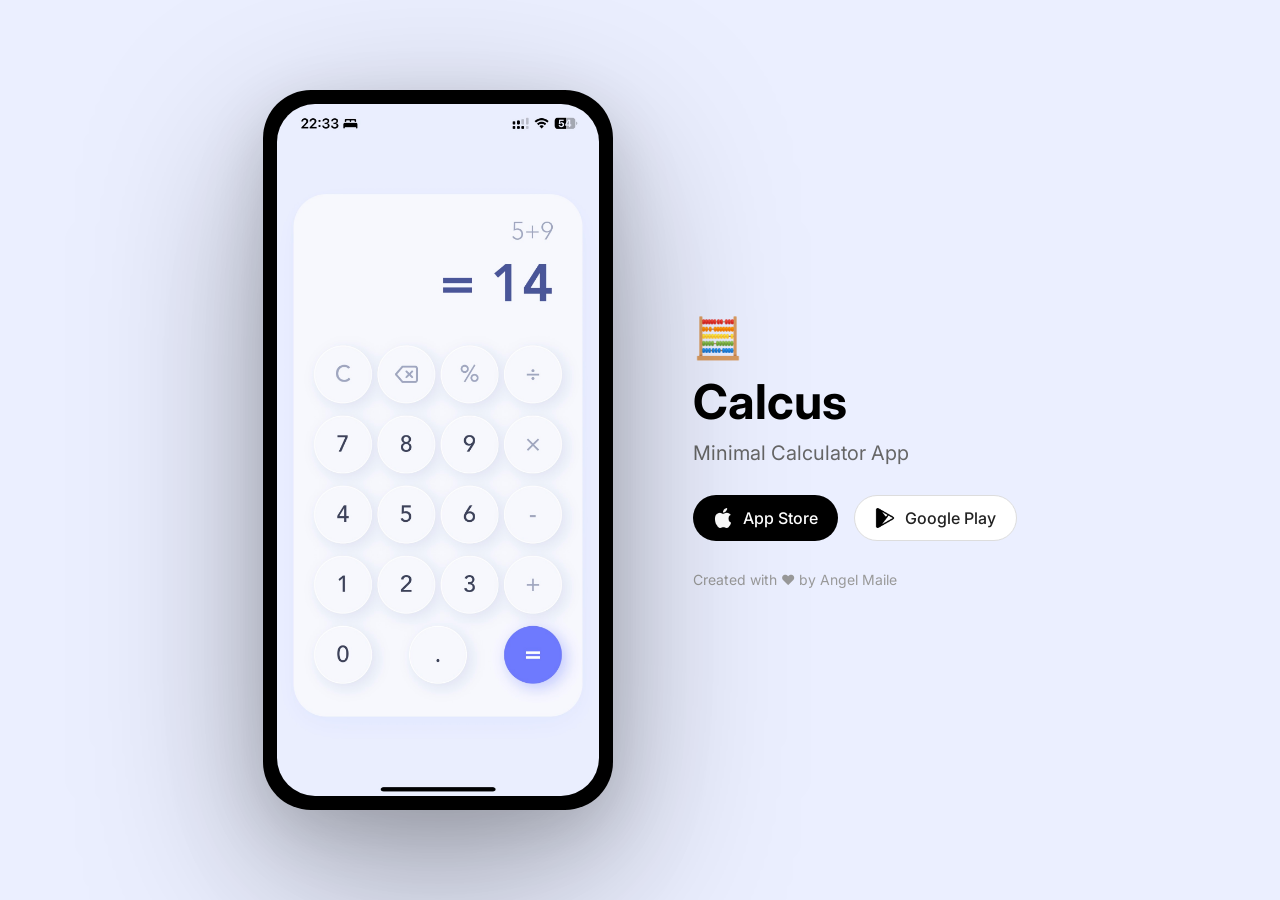
<file: calcus.html>
<!DOCTYPE html>
<html lang="en">
<head>
    <meta charset="UTF-8" />
    <meta name="viewport" content="width=device-width, initial-scale=1.0" />
    <title>Your App Name</title>
    <link rel="stylesheet" href="calcus.css" />
</head>

<body>
    <div class="container">

        <!-- PHONE MOCKUP SECTION -->
        <div class="phone-wrapper">
            <div class="phone">
                <!-- Replace this with your own image -->
                <img src="calcus.png" alt="App Screenshot" class="phone-image">
            </div>
        </div>

        <!-- TEXT SECTION -->
        <div class="text-section">
            <div class="logo-icon">🧮</div>
            <h1 class="title">Calcus</h1>
            <p class="subtitle">Minimal Calculator App</p>

            <div class="buttons">
                <a href="#" class="store-btn black">
                    <img src="apple.png" alt="">
                    App Store
                </a>
                <a href="#" class="store-btn white">
                    <img src="google.png" alt="">
                    Google Play
                </a>
            </div>

            <p class="footer">Created with ❤️ by Angel Maile</p>
        </div>

    </div>
</body>
</html>
</file>
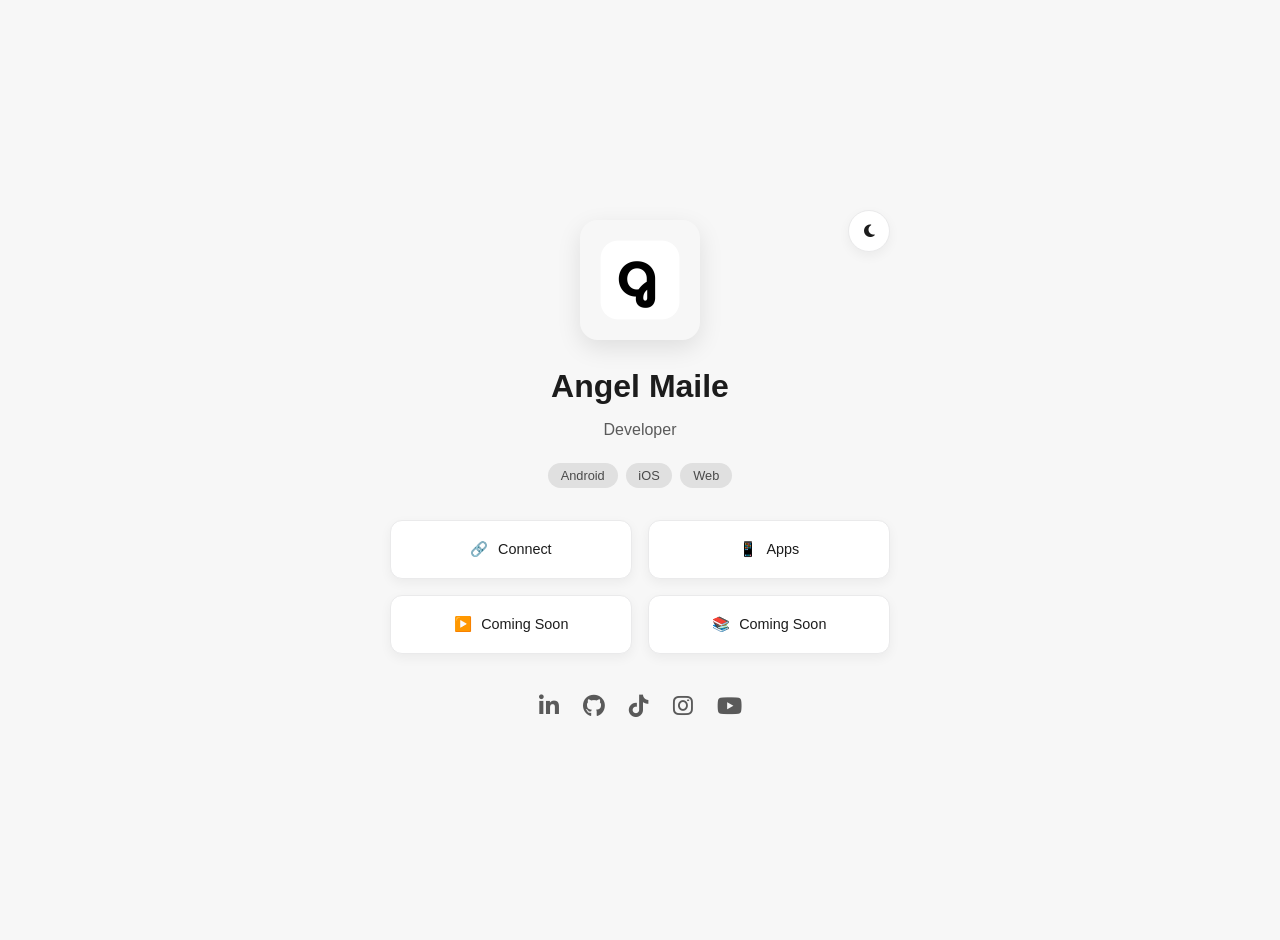
<file: home.html>
<!DOCTYPE html>
<html lang="en">
  <head>
    <meta charset="UTF-8" />
    <meta name="viewport" content="width=device-width, initial-scale=1.0" />
    <title>Angel Maile - Web & App Developer</title>

    <link rel="stylesheet" href="home.css" />
    <link
      rel="stylesheet"
      href="https://cdnjs.cloudflare.com/ajax/libs/font-awesome/6.5.1/css/all.min.css"
    />

    <link rel="icon" type="image/png" href="webIcon.png" />
    <link rel="shortcut icon" href="webIcon.png" type="image/x-icon" />
  </head>
  <body>
    <main class="container">
      <!-- Dark Mode Toggle -->
      <div class="theme-toggle" id="theme-toggle">
        <i class="fas fa-moon"></i>
        <i class="fas fa-sun"></i>
      </div>

      <!-- Header -->
      <header class="profile-header">
        <img src="logoLight.png" alt="Angel Maile Logo" class="profile-logo" />
        <h1>Angel Maile</h1>
        <p>Developer</p>
        <div class="tags">
          <span>Android</span>
          <span>iOS</span>
          <span>Web</span>
        </div>
      </header>

      <!-- Links -->
      <section class="links single-row">
        <!-- Connect -->
        <div class="link-card-wrapper">
          <a href="#" class="link-card">
            <span class="emoji">🔗</span>
            <span>Connect</span>
          </a>

          <div class="dropdown-menu">
            <a href="https://www.linkedin.com/in/angelmaile/" class="dropdown-item">LinkedIn</a>
            <a href="https://instagram.com/angelmailee" class="dropdown-item">Instagram</a>
            <a href="https://www.tiktok.com/@angelmaile" class="dropdown-item">TikTok</a>
            <a href="https://www.youtube.com/@anglmaile" class="dropdown-item">YouTube</a>
            <a href="mailto:info@angelmaile.com" class="dropdown-item">Email</a>
          </div>
        </div>

        <!-- Apps -->
        <div class="link-card-wrapper">
          <a href="#" class="link-card">
            <span class="emoji">📱</span>
            <span>Apps</span>
          </a>

          <div class="dropdown-menu apps-dropdown">
            <a href="calcus.html" class="app-card">
              <span class="app-title">Calcus:</span>
              <span class="app-subtitle">A calculator app</span>
            </a>
          </div>
        </div>

        <!-- YouTube -->
        <a href="https://www.youtube.com/@anglmaile" class="link-card">
          <span class="emoji">▶️</span>
          <span>Coming Soon</span>
        </a>

        <!-- Course -->
        <a href="#" class="link-card">
          <span class="emoji">📚</span>
          <span>Coming Soon</span>
        </a>
      </section>

      <!-- Footer -->
      <footer class="footer-links">
        <a href="https://www.linkedin.com/in/angelmaile/" aria-label="LinkedIn"
          ><i class="fab fa-linkedin-in"></i
        ></a>
        <a href="https://github.com/AngelMaile" aria-label="GitHub"
          ><i class="fab fa-github"></i
        ></a>
        <a href="https://www.tiktok.com/@angelmaile" aria-label="TikTok"
          ><i class="fab fa-tiktok"></i
        ></a>
        <a href="https://www.instagram.com/angelmailee/" aria-label="Instagram"
          ><i class="fab fa-instagram"></i
        ></a>
        <a href="https://www.youtube.com/@anglmaile" aria-label="YouTube"
          ><i class="fab fa-youtube"></i
        ></a>
      </footer>
    </main>

    <script src="home.js"></script>
  </body>
</html>
</file>
<file: calcus.css>
@import url('https://fonts.googleapis.com/css2?family=Inter:wght@300;400;600;700&display=swap');

* {
    margin: 0;
    padding: 0;
    box-sizing: border-box;
    font-family: "Inter", sans-serif;
}

body {
    background: #ebefff;
    display: flex;
    justify-content: center;
    align-items: center;
    min-height: 100vh;
    padding: 40px;
}

.container {
    display: flex;
    align-items: center;
    gap: 80px;
    max-width: 1300px;
}

/* PHONE MOCKUP (FIXED) */
.phone-wrapper {
    display: flex;
    justify-content: center;
    align-items: center;
    filter: drop-shadow(0 60px 90px rgba(0, 0, 0, 0.30))
            drop-shadow(0 20px 30px rgba(0, 0, 0, 0.15));
}



.phone {
    width: 350px;                 /* wider & more realistic */
    height: 720px;                /* taller = like modern phones */
    background: #000;
    border-radius: 48px;          /* smoother curve like your screenshot */
    padding: 14px;                /* even bezel */
    overflow: hidden;
    display: flex;
    justify-content: center;
    align-items: center;
}

.phone-image {
    width: 100%;
    height: 100%;
    object-fit: cover;            /* your screenshot fills correctly */
    border-radius: 38px;          /* matches inner screen radius */
}


/* RIGHT SIDE TEXT */
.text-section {
    max-width: 420px;
}

.logo-icon {
    font-size: 40px;
    margin-bottom: 10px;
}

.title {
    font-size: 48px;
    font-weight: 700;
}

.subtitle {
    margin-top: 10px;
    font-size: 20px;
    color: #666;
}

.buttons {
    display: flex;
    gap: 16px;
    margin: 30px 0;
}

.store-btn {
    display: flex;
    align-items: center;
    gap: 10px;
    padding: 12px 20px;
    border-radius: 30px;
    text-decoration: none;
    font-weight: 500;
    transition: 0.2s;
    font-size: 16px;
}

.store-btn img {
    height: 20px;
}

.store-btn.black {
    background: #000;
    color: white;
}

.store-btn.white {
    background: white;
    border: 1px solid #ddd;
    color: #222;
}

.store-btn:hover {
    transform: scale(1.03);
}

.footer {
    margin-top: 10px;
    color: #999;
    font-size: 14px;
}

/* RESPONSIVE */
@media (max-width: 900px) {
    .container {
        flex-direction: column;
        text-align: center;
        gap: 40px;
    }
}
</file>
<file: home.css>
/* Basic Reset & Variables */
:root {
    --bg-color: #f7f7f7;
    --card-bg: #ffffff;
    --text-color: #1c1c1c;
    --subtle-text: #5a5a5a;
    --tag-bg: #e0e0e0;
    --tag-text: #4a4a4a;
    --shadow: 0 4px 12px rgba(0, 0, 0, 0.05);
    --border: 1px solid #eaeaeb;

    /* Dropdown Colors */
    --dropdown-bg: #ffffff;
    --dropdown-border: #eaeaeb;
    --dropdown-hover-bg: #f0f0f0;
}

/* Dark Mode */
body.dark-mode {
    --bg-color: #121212;
    --card-bg: #1e1e1e;
    --text-color: #e0e0e0;
    --subtle-text: #888888;
    --tag-bg: #333333;
    --tag-text: #bbbbbb;
    --shadow: 0 4px 12px rgba(0, 0, 0, 0.2);
    --border: 1px solid #2c2c2c;

    --dropdown-bg: #282828;
    --dropdown-border: #3a3a3a;
    --dropdown-hover-bg: #3a3a3a;
}

/* General Page Setup */
body {
    font-family: -apple-system, BlinkMacSystemFont, "Segoe UI", Roboto, Helvetica, Arial, sans-serif;
    background-color: var(--bg-color);
    color: var(--text-color);
    display: flex;
    justify-content: center;
    align-items: center;
    min-height: 100vh;
    margin: 0;
    padding: 20px;
    transition: background-color 0.3s ease, color 0.3s ease;
}

.container {
    width: 100%;
    max-width: 500px;
    text-align: center;
    position: relative;
}

/* Header */
.profile-header {
    margin-bottom: 2rem;
}

.profile-logo {
    width: 100px;
    height: 100px;
    border-radius: 18px;
    padding: 10px;
    margin-bottom: 1rem;
    box-shadow: 0 8px 24px rgba(0, 0, 0, 0.1);
    animation: float 3s ease-in-out infinite;
}

.profile-header h1 {
    font-size: 2rem;
    font-weight: 600;
    margin: 0.5rem 0 0.25rem;
}

.profile-header p {
    font-size: 1rem;
    color: var(--subtle-text);
}

.tags {
    display: flex;
    justify-content: center;
    gap: 0.5rem;
    margin-top: 1.5rem;
}

.tags span {
    background-color: var(--tag-bg);
    color: var(--tag-text);
    padding: 0.3rem 0.8rem;
    border-radius: 20px;
    font-size: 0.8rem;
}

/* Links Grid */
.links {
    display: grid;
    grid-template-columns: 1fr 1fr;
    gap: 1rem;
    margin-top: 2rem;
}

/* Link Card */
.link-card {
    background-color: var(--card-bg);
    border: var(--border);
    border-radius: 12px;
    padding: 1.25rem;
    text-decoration: none;
    color: var(--text-color);
    font-size: 0.9rem;
    display: flex;
    align-items: center;
    justify-content: center;
    gap: 0.6rem;
    box-shadow: var(--shadow);
    transition: transform 0.2s ease;
}

.link-card:hover {
    transform: translateY(-4px);
}

.link-card i {
    color: var(--subtle-text);
}

/* Wrapper for dropdowns */
.link-card-wrapper {
    position: relative;
    z-index: 10;
}

/* Dropdown Base */
.dropdown-menu {
    position: absolute;
    top: 100%;
    left: 50%;
    width: calc(100% + 20px);
    transform: translateX(-50%) translateY(-10px);
    background-color: var(--dropdown-bg);
    border: 1px solid var(--dropdown-border);
    border-radius: 12px;
    box-shadow: 0 6px 20px rgba(0, 0, 0, 0.1);

    padding: 10px 0;
    margin-top: 10px;

    opacity: 0;
    visibility: hidden;
    transition: 0.3s ease;
}

/* Show dropdown on hover */
.link-card-wrapper:hover .dropdown-menu {
    opacity: 1;
    visibility: visible;
    transform: translateX(-50%) translateY(0);
}

/* Dropdown Items */
.dropdown-item {
    display: block;
    padding: 10px 20px;
    text-decoration: none;
    text-align: center;
    color: var(--text-color);
    transition: background 0.2s;
}

.dropdown-item:hover {
    background-color: var(--dropdown-hover-bg);
}

/* ===== Apps Dropdown Cards ===== */
.apps-dropdown {
    padding: 0.5rem;
}

.app-card {
    display: block;
    background: var(--card-bg);
    border: 1px solid var(--border);
    border-radius: 10px;
    padding: 1rem;
    text-decoration: none;
    transition: background-color 0.2s ease;
}

.app-card + .app-card {
    margin-top: 0.5rem;
}

.app-card:hover {
    background-color: var(--dropdown-hover-bg);
}

.app-title {
    font-weight: 600;
    font-size: 1rem;
    color: var(--text-color);
}

.app-subtitle {
    font-size: 0.9rem;
    color: var(--subtle-text);
    margin-top: 0.25rem;
}

/* Footer Icons */
.footer-links {
    margin-top: 2.5rem;
    display: flex;
    justify-content: center;
    gap: 1.5rem;
}

.footer-links a {
    font-size: 1.4rem;
    color: var(--subtle-text);
}

.footer-links a:hover {
    color: var(--text-color);
}

/* Floating Animation */
@keyframes float {
    0%   { transform: translateY(0); }
    50%  { transform: translateY(-8px); }
    100% { transform: translateY(0); }
}

/* Dark Mode Toggle */
.theme-toggle {
    position: absolute;
    top: -10px;
    right: 0;
    width: 40px;
    height: 40px;
    background-color: var(--card-bg);
    border: var(--border);
    border-radius: 50%;
    display: flex;
    justify-content: center;
    align-items: center;
    cursor: pointer;
    box-shadow: var(--shadow);
}

.theme-toggle i {
    font-size: 0.9rem;
}

.theme-toggle .fa-sun { display: none; }
.dark-mode .fa-moon { display: none; }
.dark-mode .fa-sun  { display: block; }

/* Responsive */
@media (max-width: 400px) {
    .links {
        grid-template-columns: 1fr;
    }
}
</file>
